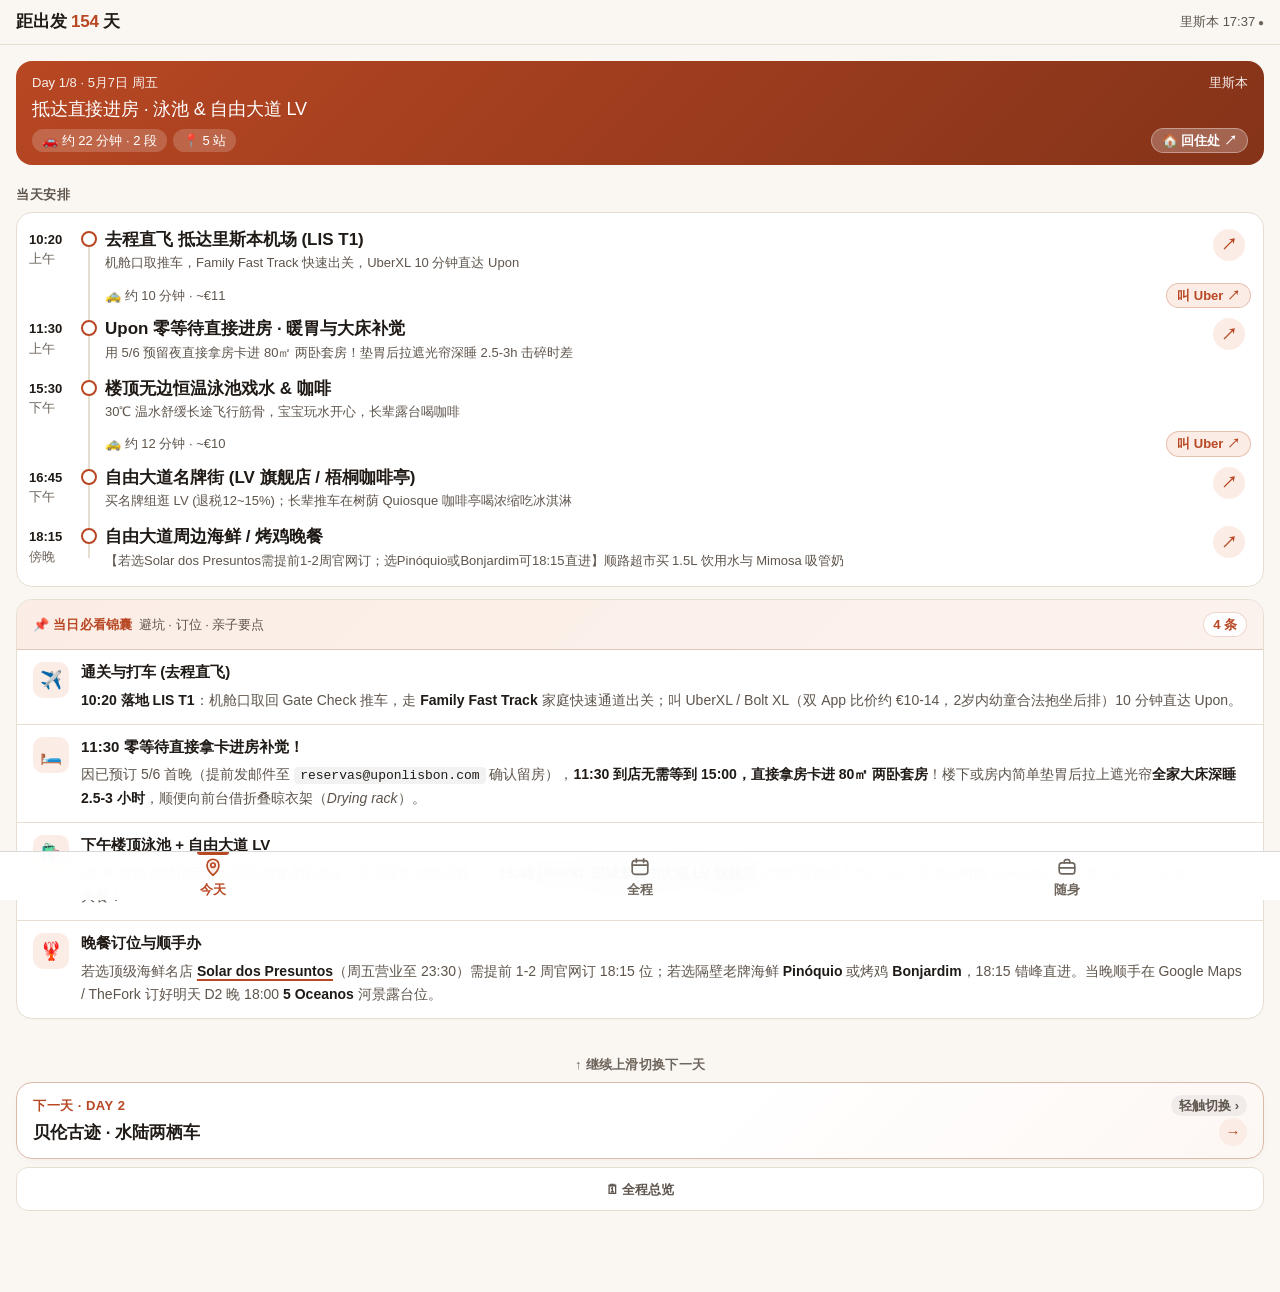
<file: index.html>
<!DOCTYPE html>
<html lang="zh-CN">
<head>
  <meta charset="UTF-8">
  <meta name="viewport" content="width=device-width, initial-scale=1, viewport-fit=cover">
  <meta name="theme-color" content="#FAF7F2">
  <meta name="apple-mobile-web-app-capable" content="yes">
  <meta name="mobile-web-app-capable" content="yes">
  <meta name="apple-mobile-web-app-status-bar-style" content="black-translucent">
  <meta name="apple-mobile-web-app-title" content="葡萄牙">
  <title>葡萄牙家庭行</title>
  <link rel="manifest" href="manifest.webmanifest">
  <link rel="icon" type="image/svg+xml" href="icon.svg">
  <link rel="apple-touch-icon" href="icon-180.png">
  <link rel="stylesheet" href="style.css">
</head>
<body data-tab="today">

  <header class="head" id="head">
    <div class="topbar">
      <div class="top-main" id="top-main"></div>
      <div class="clock" id="clock"></div>
    </div>
  </header>

  <main>
    <section class="panel" id="p-today"></section>
    <section class="panel" id="p-trip" hidden></section>
    <section class="panel" id="p-pocket" hidden></section>
  </main>

  <nav class="tabbar" aria-label="主导航">
    <button type="button" class="tab" data-tab="today" aria-current="page"><svg class="ic" viewBox="0 0 24 24" aria-hidden="true"><path d="M12 21s-6.5-5.6-6.5-11a6.5 6.5 0 0 1 13 0c0 5.4-6.5 11-6.5 11z"/><circle cx="12" cy="10" r="2.4"/></svg>今天</button>
    <button type="button" class="tab" data-tab="trip"><svg class="ic" viewBox="0 0 24 24" aria-hidden="true"><rect x="3.5" y="5" width="17" height="15" rx="3"/><path d="M3.5 10h17M8 3v4M16 3v4"/></svg>全程</button>
    <button type="button" class="tab" data-tab="pocket"><svg class="ic" viewBox="0 0 24 24" aria-hidden="true"><rect x="3.5" y="7.5" width="17" height="12" rx="3"/><path d="M9 7.5V6a2 2 0 0 1 2-2h2a2 2 0 0 1 2 2v1.5M3.5 13h17"/></svg>随身</button>
  </nav>

  <dialog id="flash" class="flash" closedby="any" aria-labelledby="flash-badge">
    <p class="flash-badge" id="flash-badge"></p>
    <p class="flash-pt" id="flash-pt" lang="pt"></p>
    <p class="flash-zh" id="flash-zh"></p>
    <button type="button" class="btn primary flash-close" data-close-flash autofocus>关闭</button>
  </dialog>

  <div class="flip-indicator" id="flip-indicator" hidden></div>
  <div class="toast" id="toast" role="status" aria-live="polite"></div>

  <script src="data.js"></script>
  <script src="app.js"></script>
</body>
</html>
</file>
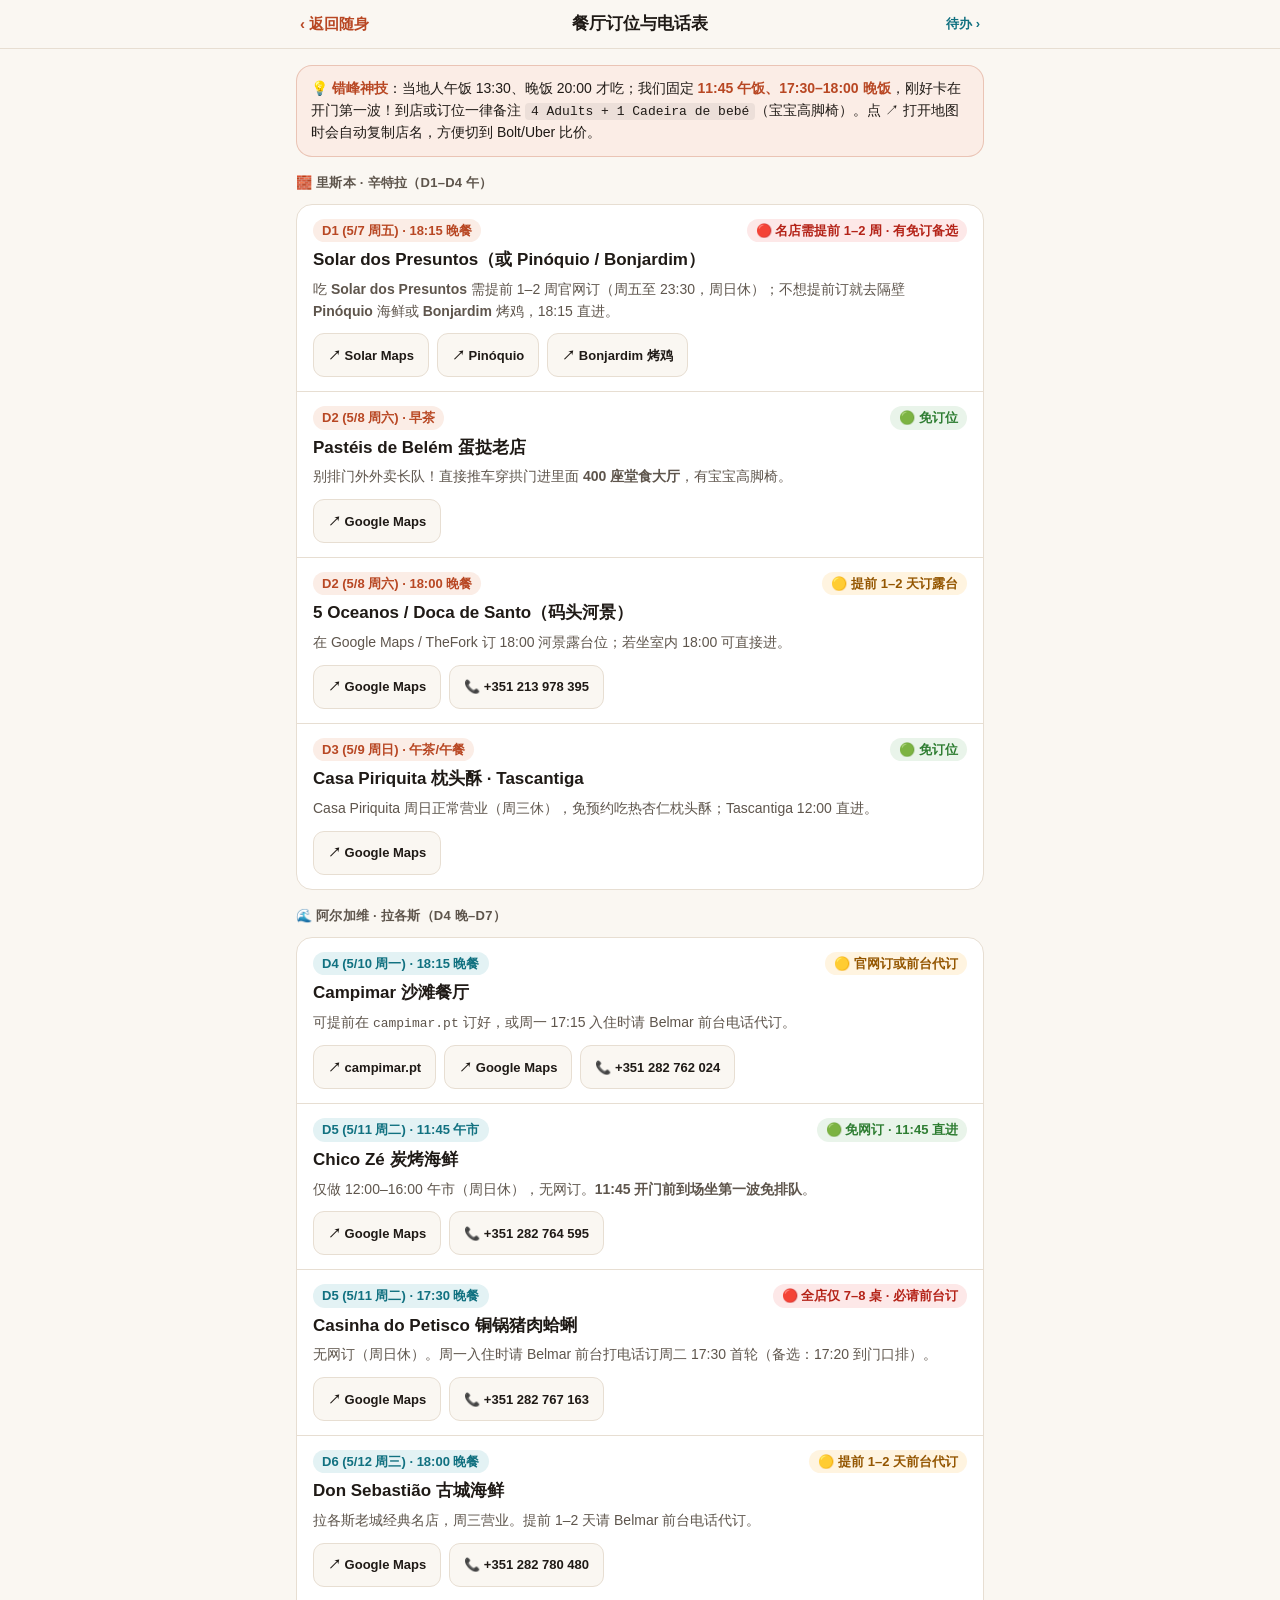
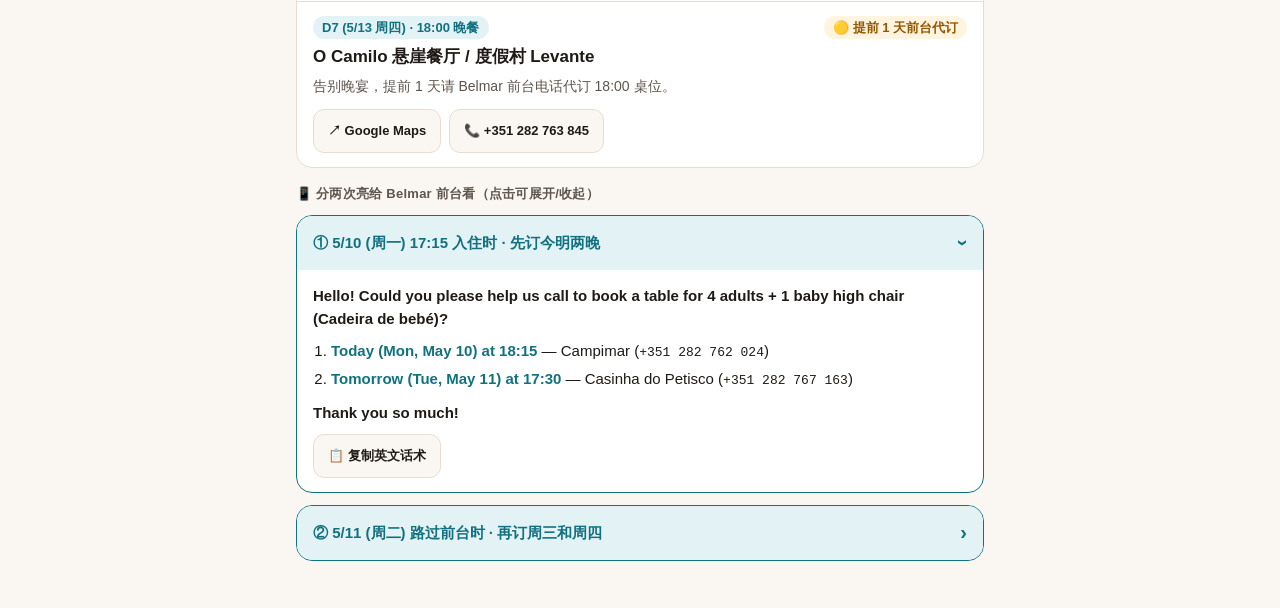
<file: restaurants.html>
<!DOCTYPE html>
<html lang="zh-CN">
<head>
  <meta charset="UTF-8">
  <meta name="viewport" content="width=device-width, initial-scale=1, viewport-fit=cover">
  <meta name="theme-color" content="#FAF7F2">
  <meta name="apple-mobile-web-app-capable" content="yes">
  <meta name="mobile-web-app-capable" content="yes">
  <meta name="apple-mobile-web-app-status-bar-style" content="black-translucent">
  <meta name="apple-mobile-web-app-title" content="葡萄牙">
  <title>餐厅订位与吃饭指南 · 葡萄牙家庭行</title>
  <link rel="manifest" href="manifest.webmanifest">
  <link rel="icon" type="image/svg+xml" href="icon.svg">
  <link rel="apple-touch-icon" href="icon-180.png">
  <link rel="stylesheet" href="style.css">
  <link rel="stylesheet" href="subpage.css">
</head>
<body>
  <header class="head">
    <div class="topbar">
      <a class="back" href="index.html?tab=pocket">‹ 返回随身</a>
      <h1 class="top-title">餐厅订位与电话表</h1>
      <a class="top-switch" href="todo.html">待办 ›</a>
    </div>
  </header>

  <main class="wrap">
    <div class="tip">
      💡 <b>错峰神技</b>：当地人午饭 13:30、晚饭 20:00 才吃；我们固定 <b>11:45 午饭、17:30–18:00 晚饭</b>，刚好卡在开门第一波！到店或订位一律备注 <code>4 Adults + 1 Cadeira de bebé</code>（宝宝高脚椅）。点 ↗ 打开地图时会自动复制店名，方便切到 Bolt/Uber 比价。
    </div>

    <h2 class="sec-h">🧱 里斯本 · 辛特拉（D1–D4 午）</h2>
    <section class="tbl-card" aria-label="里斯本与辛特拉餐厅">
      <div class="r-row">
        <div class="row-top">
          <span class="day-pill">D1 (5/7 周五) · 18:15 晚餐</span>
          <span class="status must">🔴 名店需提前 1–2 周 · 有免订备选</span>
        </div>
        <h3 class="r-name">Solar dos Presuntos（或 Pinóquio / Bonjardim）</h3>
        <p class="r-meta">吃 <b>Solar dos Presuntos</b> 需提前 1–2 周官网订（周五至 23:30，周日休）；不想提前订就去隔壁 <b>Pinóquio</b> 海鲜或 <b>Bonjardim</b> 烤鸡，18:15 直进。</p>
        <div class="r-acts">
          <a class="btn" href="https://www.google.com/maps/search/?api=1&query=Solar+dos+Presuntos+Lisboa" target="_blank" rel="noopener" data-copy="Solar dos Presuntos, Lisboa">↗ Solar Maps</a>
          <a class="btn" href="https://www.google.com/maps/search/?api=1&query=Restaurante+Pinóquio+Lisboa" target="_blank" rel="noopener" data-copy="Restaurante Pinóquio, Lisboa">↗ Pinóquio</a>
          <a class="btn" href="https://www.google.com/maps/search/?api=1&query=Restaurante+Bonjardim+Lisboa" target="_blank" rel="noopener" data-copy="Restaurante Bonjardim, Lisboa">↗ Bonjardim 烤鸡</a>
        </div>
      </div>

      <div class="r-row">
        <div class="row-top">
          <span class="day-pill">D2 (5/8 周六) · 早茶</span>
          <span class="status ok">🟢 免订位</span>
        </div>
        <h3 class="r-name">Pastéis de Belém 蛋挞老店</h3>
        <p class="r-meta">别排门外外卖长队！直接推车穿拱门进里面 <b>400 座堂食大厅</b>，有宝宝高脚椅。</p>
        <div class="r-acts">
          <a class="btn" href="https://www.google.com/maps/search/?api=1&query=Pastéis+de+Belém+Lisboa" target="_blank" rel="noopener" data-copy="Pastéis de Belém, Lisboa">↗ Google Maps</a>
        </div>
      </div>

      <div class="r-row">
        <div class="row-top">
          <span class="day-pill">D2 (5/8 周六) · 18:00 晚餐</span>
          <span class="status warn">🟡 提前 1–2 天订露台</span>
        </div>
        <h3 class="r-name">5 Oceanos / Doca de Santo（码头河景）</h3>
        <p class="r-meta">在 Google Maps / TheFork 订 18:00 河景露台位；若坐室内 18:00 可直接进。</p>
        <div class="r-acts">
          <a class="btn" href="https://www.google.com/maps/search/?api=1&query=5+Oceanos+Doca+de+Santo+Amaro+Lisboa" target="_blank" rel="noopener" data-copy="5 Oceanos, Doca de Santo Amaro, Lisboa">↗ Google Maps</a>
          <a class="btn" href="tel:+351213978395">📞 +351 213 978 395</a>
        </div>
      </div>

      <div class="r-row">
        <div class="row-top">
          <span class="day-pill">D3 (5/9 周日) · 午茶/午餐</span>
          <span class="status ok">🟢 免订位</span>
        </div>
        <h3 class="r-name">Casa Piriquita 枕头酥 · Tascantiga</h3>
        <p class="r-meta">Casa Piriquita 周日正常营业（周三休），免预约吃热杏仁枕头酥；Tascantiga 12:00 直进。</p>
        <div class="r-acts">
          <a class="btn" href="https://www.google.com/maps/search/?api=1&query=Casa+Piriquita+Sintra" target="_blank" rel="noopener" data-copy="Casa Piriquita, Sintra">↗ Google Maps</a>
        </div>
      </div>
    </section>

    <h2 class="sec-h">🌊 阿尔加维 · 拉各斯（D4 晚–D7）</h2>
    <section class="tbl-card" aria-label="阿尔加维拉各斯餐厅">
      <div class="r-row">
        <div class="row-top">
          <span class="day-pill sea">D4 (5/10 周一) · 18:15 晚餐</span>
          <span class="status warn">🟡 官网订或前台代订</span>
        </div>
        <h3 class="r-name">Campimar 沙滩餐厅</h3>
        <p class="r-meta">可提前在 <code>campimar.pt</code> 订好，或周一 17:15 入住时请 Belmar 前台电话代订。</p>
        <div class="r-acts">
          <a class="btn" href="https://campimar.pt" target="_blank" rel="noopener">↗ campimar.pt</a>
          <a class="btn" href="https://www.google.com/maps/search/?api=1&query=Campimar+Beach+Restaurant+Lagos" target="_blank" rel="noopener" data-copy="Campimar Beach Restaurant, Lagos">↗ Google Maps</a>
          <a class="btn" href="tel:+351282762024">📞 +351 282 762 024</a>
        </div>
      </div>

      <div class="r-row">
        <div class="row-top">
          <span class="day-pill sea">D5 (5/11 周二) · 11:45 午市</span>
          <span class="status ok">🟢 免网订 · 11:45 直进</span>
        </div>
        <h3 class="r-name">Chico Zé 炭烤海鲜</h3>
        <p class="r-meta">仅做 12:00–16:00 午市（周日休），无网订。<b>11:45 开门前到场坐第一波免排队</b>。</p>
        <div class="r-acts">
          <a class="btn" href="https://www.google.com/maps/search/?api=1&query=Restaurante+Chico+Zé+Lagos" target="_blank" rel="noopener" data-copy="Restaurante Chico Zé, Lagos">↗ Google Maps</a>
          <a class="btn" href="tel:+351282764595">📞 +351 282 764 595</a>
        </div>
      </div>

      <div class="r-row">
        <div class="row-top">
          <span class="day-pill sea">D5 (5/11 周二) · 17:30 晚餐</span>
          <span class="status must">🔴 全店仅 7–8 桌 · 必请前台订</span>
        </div>
        <h3 class="r-name">Casinha do Petisco 铜锅猪肉蛤蜊</h3>
        <p class="r-meta">无网订（周日休）。周一入住时请 Belmar 前台打电话订周二 17:30 首轮（备选：17:20 到门口排）。</p>
        <div class="r-acts">
          <a class="btn" href="https://www.google.com/maps/search/?api=1&query=Casinha+do+Petisco+Lagos" target="_blank" rel="noopener" data-copy="Casinha do Petisco, Lagos">↗ Google Maps</a>
          <a class="btn" href="tel:+351282767163">📞 +351 282 767 163</a>
        </div>
      </div>

      <div class="r-row">
        <div class="row-top">
          <span class="day-pill sea">D6 (5/12 周三) · 18:00 晚餐</span>
          <span class="status warn">🟡 提前 1–2 天前台代订</span>
        </div>
        <h3 class="r-name">Don Sebastião 古城海鲜</h3>
        <p class="r-meta">拉各斯老城经典名店，周三营业。提前 1–2 天请 Belmar 前台电话代订。</p>
        <div class="r-acts">
          <a class="btn" href="https://www.google.com/maps/search/?api=1&query=Restaurante+Don+Sebastião+Lagos" target="_blank" rel="noopener" data-copy="Restaurante Don Sebastião, Lagos">↗ Google Maps</a>
          <a class="btn" href="tel:+351282780480">📞 +351 282 780 480</a>
        </div>
      </div>

      <div class="r-row">
        <div class="row-top">
          <span class="day-pill sea">D7 (5/13 周四) · 18:00 晚餐</span>
          <span class="status warn">🟡 提前 1 天前台代订</span>
        </div>
        <h3 class="r-name">O Camilo 悬崖餐厅 / 度假村 Levante</h3>
        <p class="r-meta">告别晚宴，提前 1 天请 Belmar 前台电话代订 18:00 桌位。</p>
        <div class="r-acts">
          <a class="btn" href="https://www.google.com/maps/search/?api=1&query=Restaurante+O+Camilo+Lagos" target="_blank" rel="noopener" data-copy="Restaurante O Camilo, Lagos">↗ Google Maps</a>
          <a class="btn" href="tel:+351282763845">📞 +351 282 763 845</a>
        </div>
      </div>
    </section>

    <h2 class="sec-h" id="belmar-show">📱 分两次亮给 Belmar 前台看（点击可展开/收起）</h2>
    <div class="show-stack" id="belmar-cards"></div>
  </main>

  <div class="toast" id="toast" role="status" aria-live="polite"></div>

  <script src="subpage.js"></script>
</body>
</html>
</file>
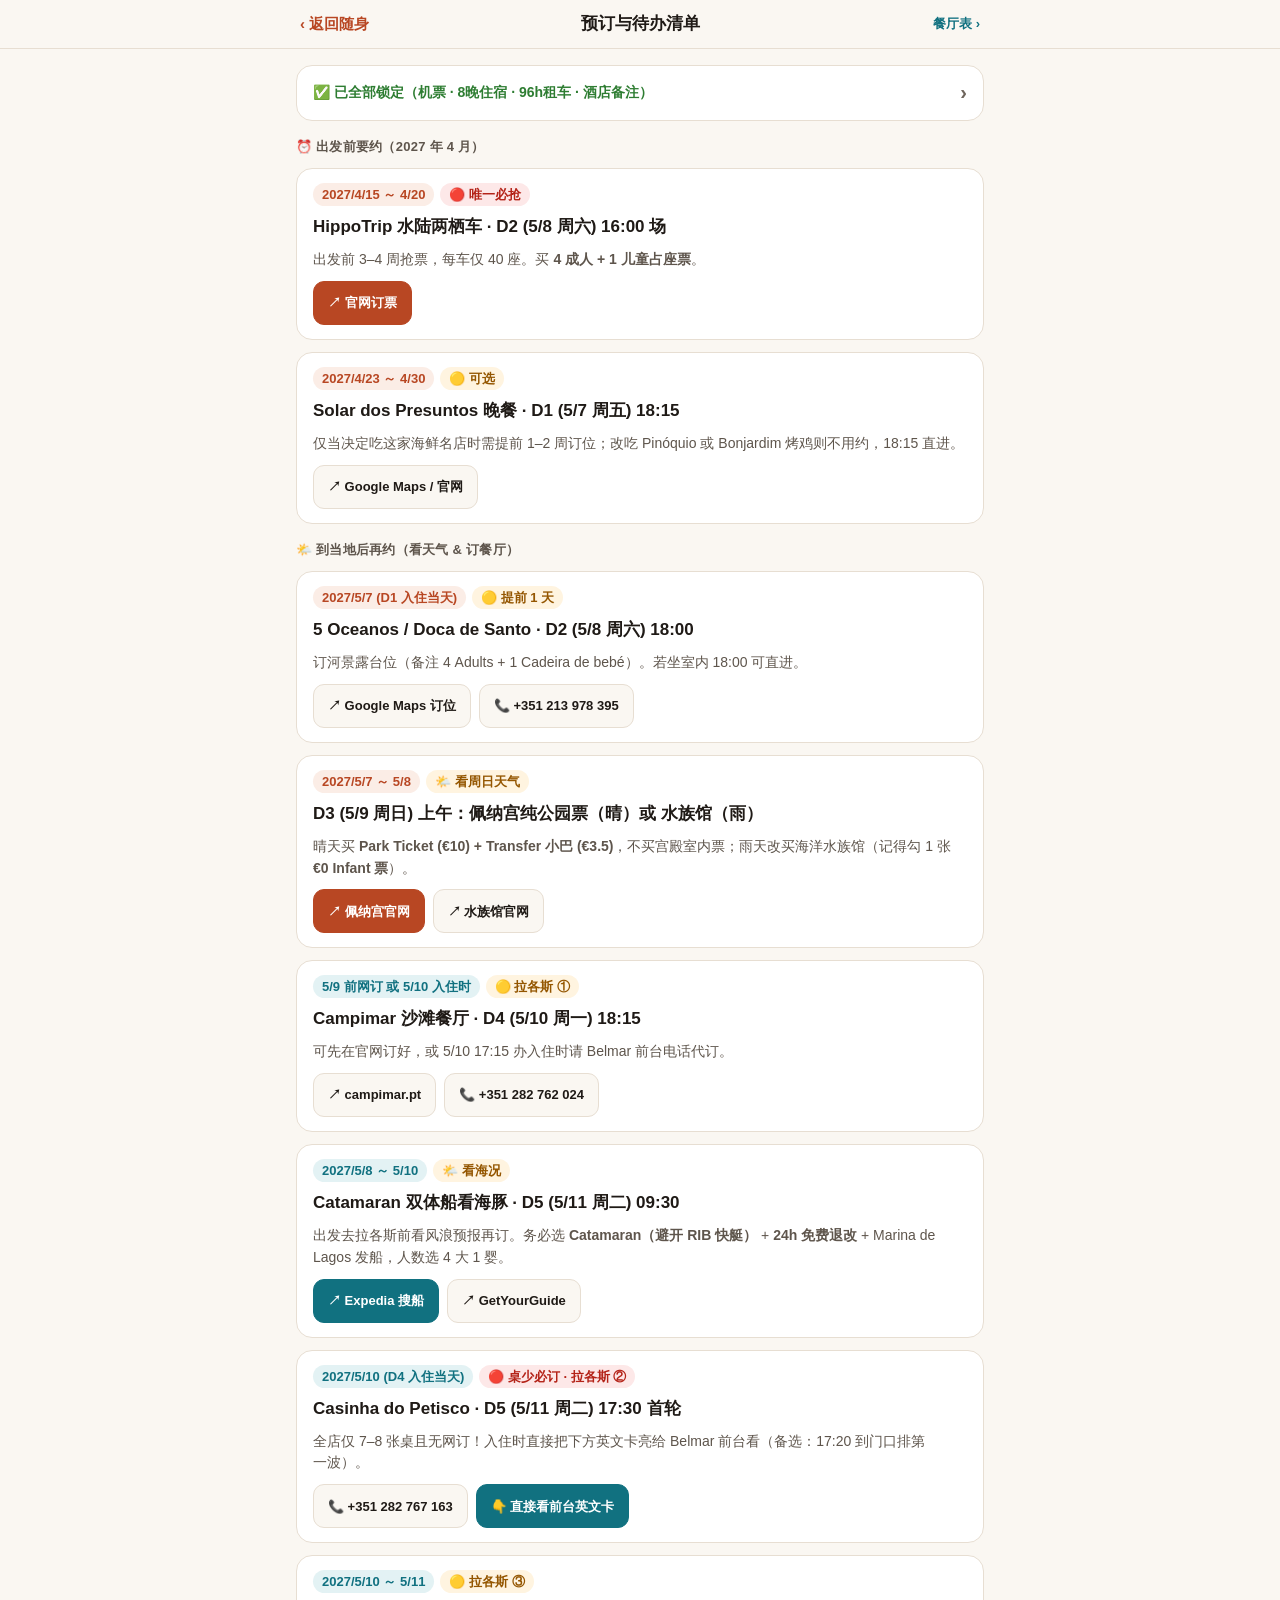
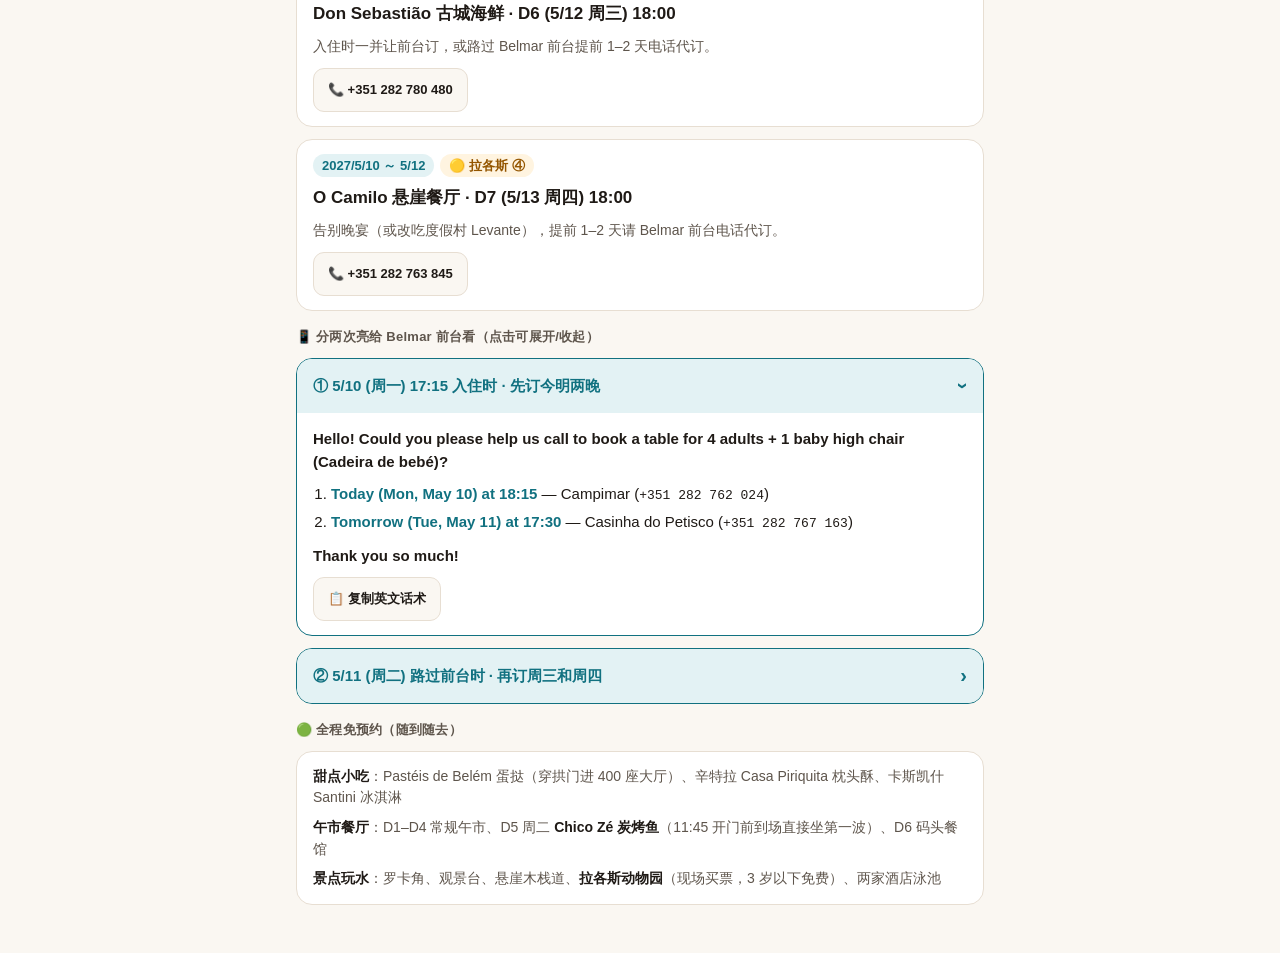
<file: todo.html>
<!DOCTYPE html>
<html lang="zh-CN">
<head>
  <meta charset="UTF-8">
  <meta name="viewport" content="width=device-width, initial-scale=1, viewport-fit=cover">
  <meta name="theme-color" content="#FAF7F2">
  <meta name="apple-mobile-web-app-capable" content="yes">
  <meta name="mobile-web-app-capable" content="yes">
  <meta name="apple-mobile-web-app-status-bar-style" content="black-translucent">
  <meta name="apple-mobile-web-app-title" content="葡萄牙">
  <title>预订与待办清单 · 葡萄牙家庭行</title>
  <link rel="manifest" href="manifest.webmanifest">
  <link rel="icon" type="image/svg+xml" href="icon.svg">
  <link rel="apple-touch-icon" href="icon-180.png">
  <link rel="stylesheet" href="style.css">
  <link rel="stylesheet" href="subpage.css">
</head>
<body>
  <header class="head">
    <div class="topbar">
      <a class="back" href="index.html?tab=pocket">‹ 返回随身</a>
      <h1 class="top-title">预订与待办清单</h1>
      <a class="top-switch" href="restaurants.html">餐厅表 ›</a>
    </div>
  </header>

  <main class="wrap">
    <details class="fold ok">
      <summary>✅ 已全部锁定（机票 · 8晚住宿 · 96h租车 · 酒店备注）</summary>
      <ul class="locked-list">
        <li>✈️ <b>TAP 往返直飞</b>：5/6 22:05 去 (5/7 10:20 抵) · 5/14 17:00 回（4 大 1 小）</li>
        <li>🏨 <b>两处两卧住宿</b>：Upon Lisbon (5/6–5/10) + Belmar (5/10–5/14)，英文备注已发</li>
        <li>🚗 <b>96h 自驾 SUV</b>：5/10 14:30 – 5/14 14:30 LIS T1（提车时加幼儿座椅 + Via Verde，刷 Chase 卡拒柜台险）</li>
      </ul>
    </details>

    <section class="sec-group" id="sec-pre" aria-labelledby="h-pre">
      <h2 class="sec-h" id="h-pre">⏰ 出发前要约（2027 年 4 月）</h2>

      <article class="item" data-after="2027-05-08">
        <div class="badges">
          <span class="when">2027/4/15 ～ 4/20</span>
          <span class="tag must">🔴 唯一必抢</span>
        </div>
        <h3 class="item-title">HippoTrip 水陆两栖车 · D2 (5/8 周六) 16:00 场</h3>
        <p class="item-sub">出发前 3–4 周抢票，每车仅 40 座。买 <b>4 成人 + 1 儿童占座票</b>。</p>
        <div class="acts">
          <a class="btn primary" href="https://booking.hippotrip.com" target="_blank" rel="noopener">↗ 官网订票</a>
        </div>
      </article>

      <article class="item" data-after="2027-05-07">
        <div class="badges">
          <span class="when">2027/4/23 ～ 4/30</span>
          <span class="tag">🟡 可选</span>
        </div>
        <h3 class="item-title">Solar dos Presuntos 晚餐 · D1 (5/7 周五) 18:15</h3>
        <p class="item-sub">仅当决定吃这家海鲜名店时需提前 1–2 周订位；改吃 Pinóquio 或 Bonjardim 烤鸡则不用约，18:15 直进。</p>
        <div class="acts">
          <a class="btn" href="https://www.google.com/maps/search/?api=1&query=Solar+dos+Presuntos+Lisboa" target="_blank" rel="noopener" data-copy="Solar dos Presuntos, Lisboa">↗ Google Maps / 官网</a>
        </div>
      </article>
    </section>

    <section class="sec-group" id="sec-local" aria-labelledby="h-local">
      <h2 class="sec-h" id="h-local">🌤️ 到当地后再约（看天气 &amp; 订餐厅）</h2>

      <article class="item" data-after="2027-05-08">
        <div class="badges">
          <span class="when">2027/5/7 (D1 入住当天)</span>
          <span class="tag">🟡 提前 1 天</span>
        </div>
        <h3 class="item-title">5 Oceanos / Doca de Santo · D2 (5/8 周六) 18:00</h3>
        <p class="item-sub">订河景露台位（备注 4 Adults + 1 Cadeira de bebé）。若坐室内 18:00 可直进。</p>
        <div class="acts">
          <a class="btn" href="https://www.google.com/maps/search/?api=1&query=5+Oceanos+Doca+de+Santo+Amaro+Lisboa" target="_blank" rel="noopener" data-copy="5 Oceanos, Doca de Santo Amaro, Lisboa">↗ Google Maps 订位</a>
          <a class="btn" href="tel:+351213978395">📞 +351 213 978 395</a>
        </div>
      </article>

      <article class="item" data-after="2027-05-09">
        <div class="badges">
          <span class="when">2027/5/7 ～ 5/8</span>
          <span class="tag">🌤️ 看周日天气</span>
        </div>
        <h3 class="item-title">D3 (5/9 周日) 上午：佩纳宫纯公园票（晴）或 水族馆（雨）</h3>
        <p class="item-sub">晴天买 <b>Park Ticket (€10) + Transfer 小巴 (€3.5)</b>，不买宫殿室内票；雨天改买海洋水族馆（记得勾 1 张 <b>€0 Infant 票</b>）。</p>
        <div class="acts">
          <a class="btn primary" href="https://www.parquesdesintra.pt" target="_blank" rel="noopener">↗ 佩纳宫官网</a>
          <a class="btn" href="https://tickets.oceanario.pt" target="_blank" rel="noopener">↗ 水族馆官网</a>
        </div>
      </article>

      <article class="item" data-after="2027-05-10">
        <div class="badges">
          <span class="when sea">5/9 前网订 或 5/10 入住时</span>
          <span class="tag">🟡 拉各斯 ①</span>
        </div>
        <h3 class="item-title">Campimar 沙滩餐厅 · D4 (5/10 周一) 18:15</h3>
        <p class="item-sub">可先在官网订好，或 5/10 17:15 办入住时请 Belmar 前台电话代订。</p>
        <div class="acts">
          <a class="btn" href="https://campimar.pt" target="_blank" rel="noopener">↗ campimar.pt</a>
          <a class="btn" href="tel:+351282762024">📞 +351 282 762 024</a>
        </div>
      </article>

      <article class="item" data-after="2027-05-11">
        <div class="badges">
          <span class="when sea">2027/5/8 ～ 5/10</span>
          <span class="tag">🌤️ 看海况</span>
        </div>
        <h3 class="item-title">Catamaran 双体船看海豚 · D5 (5/11 周二) 09:30</h3>
        <p class="item-sub">出发去拉各斯前看风浪预报再订。务必选 <b>Catamaran（避开 RIB 快艇）</b> + <b>24h 免费退改</b> + Marina de Lagos 发船，人数选 4 大 1 婴。</p>
        <div class="acts">
          <a class="btn sea" href="https://www.expedia.com/Things-To-Do-Search?location=Lagos%2C+Algarve%2C+Portugal&query=dolphin+catamaran" target="_blank" rel="noopener">↗ Expedia 搜船</a>
          <a class="btn" href="https://www.getyourguide.com/s/?q=Lagos+dolphin+watching+catamaran" target="_blank" rel="noopener">↗ GetYourGuide</a>
        </div>
      </article>

      <article class="item" data-after="2027-05-11">
        <div class="badges">
          <span class="when sea">2027/5/10 (D4 入住当天)</span>
          <span class="tag must">🔴 桌少必订 · 拉各斯 ②</span>
        </div>
        <h3 class="item-title">Casinha do Petisco · D5 (5/11 周二) 17:30 首轮</h3>
        <p class="item-sub">全店仅 7–8 张桌且无网订！入住时直接把下方英文卡亮给 Belmar 前台看（备选：17:20 到门口排第一波）。</p>
        <div class="acts">
          <a class="btn" href="tel:+351282767163">📞 +351 282 767 163</a>
          <a class="btn sea" href="#belmar-show">👇 直接看前台英文卡</a>
        </div>
      </article>

      <article class="item" data-after="2027-05-12">
        <div class="badges">
          <span class="when sea">2027/5/10 ～ 5/11</span>
          <span class="tag">🟡 拉各斯 ③</span>
        </div>
        <h3 class="item-title">Don Sebastião 古城海鲜 · D6 (5/12 周三) 18:00</h3>
        <p class="item-sub">入住时一并让前台订，或路过 Belmar 前台提前 1–2 天电话代订。</p>
        <div class="acts">
          <a class="btn" href="tel:+351282780480">📞 +351 282 780 480</a>
        </div>
      </article>

      <article class="item" data-after="2027-05-13">
        <div class="badges">
          <span class="when sea">2027/5/10 ～ 5/12</span>
          <span class="tag">🟡 拉各斯 ④</span>
        </div>
        <h3 class="item-title">O Camilo 悬崖餐厅 · D7 (5/13 周四) 18:00</h3>
        <p class="item-sub">告别晚宴（或改吃度假村 Levante），提前 1–2 天请 Belmar 前台电话代订。</p>
        <div class="acts">
          <a class="btn" href="tel:+351282763845">📞 +351 282 763 845</a>
        </div>
      </article>
    </section>

    <details class="fold" id="past-box" hidden>
      <summary id="past-sum">⏱ 已过活动时间（点击展开）</summary>
      <div class="past-list" id="past-list"></div>
    </details>

    <h2 class="sec-h" id="belmar-show">📱 分两次亮给 Belmar 前台看（点击可展开/收起）</h2>
    <div class="show-stack" id="belmar-cards"></div>

    <h2 class="sec-h">🟢 全程免预约（随到随去）</h2>
    <div class="free-card">
      <div><b>甜点小吃</b>：Pastéis de Belém 蛋挞（穿拱门进 400 座大厅）、辛特拉 Casa Piriquita 枕头酥、卡斯凯什 Santini 冰淇淋</div>
      <div><b>午市餐厅</b>：D1–D4 常规午市、D5 周二 <b>Chico Zé 炭烤鱼</b>（11:45 开门前到场直接坐第一波）、D6 码头餐馆</div>
      <div><b>景点玩水</b>：罗卡角、观景台、悬崖木栈道、<b>拉各斯动物园</b>（现场买票，3 岁以下免费）、两家酒店泳池</div>
    </div>
  </main>

  <div class="toast" id="toast" role="status" aria-live="polite"></div>

  <script src="subpage.js"></script>
  <script>
    (function () {
      const todayIso = window.LISBON_TODAY_ISO;
      const pastBox = document.getElementById('past-box');
      const pastList = document.getElementById('past-list');
      const pastSum = document.getElementById('past-sum');
      let pastCount = 0;

      document.querySelectorAll('.item[data-after]').forEach((el) => {
        if (todayIso > el.dataset.after) {
          pastList.appendChild(el);
          pastCount++;
        }
      });

      if (pastCount > 0) {
        pastBox.hidden = false;
        pastSum.textContent = `⏱ 已过活动时间（${pastCount} 项，点击可展开）`;
      }

      document.querySelectorAll('.sec-group').forEach((sec) => {
        if (!sec.querySelector('.item')) sec.hidden = true;
      });
    })();
  </script>
</body>
</html>
</file>
<file: style.css>
/* =========================================================
   葡萄牙家庭行 · v2  —  Mobile only (iPhone 16 Pro, 402 × 874 pt)
   规范：最小字号 13px (0.8125rem) · 点击区域 ≥ 44px · 安全区适配 · 户外高对比
   ========================================================= */

:root {
  --bg: #FAF7F2;
  --surface: #FFFFFF;
  --line: #E7DED2;
  --ink: #1F1A16;
  --ink-2: #5E554C;
  --ink-3: #6E655C;            /* >= 5.3:1 户外可读对比度 */

  --ok: #2E7D32;
  --ok-soft: #E9F4EA;
  --warn: #945600;
  --warn-soft: #FFF4E0;
  --must: #B42318;
  --must-soft: #FDE8E8;

  /* 当前城市语义色：由 app.js 按 data.js 里的城市配色写入 body */
  --accent: #B84723;
  --accent-soft: #FBEDE6;
  --sea: #117180;
  --sea-soft: #E3F2F4;

  --r-card: 16px;
  --r-btn: 12px;
  --s-1: 4px; --s-2: 8px; --s-3: 12px; --s-4: 16px; --s-5: 24px;

  --fs-title: 1.5rem;          /* 24px */
  --fs-name: 1.0625rem;        /* 17px */
  --fs-body: 0.9375rem;        /* 15px */
  --fs-sub: 0.8125rem;         /* 13px 最小字号底线 */

  --head-h: 44px;
  --tab-h: 49px;
  --safe-top: env(safe-area-inset-top, 0px);
  --safe-bottom: env(safe-area-inset-bottom, 0px);

  font-family: -apple-system, BlinkMacSystemFont, "SF Pro Text", "PingFang SC", "Hiragino Sans GB", sans-serif;
  color-scheme: light;
}

*, *::before, *::after { box-sizing: border-box; margin: 0; padding: 0; -webkit-tap-highlight-color: transparent; }

html {
  -webkit-text-size-adjust: 100%;
  scroll-padding-top: calc(var(--head-h) + var(--safe-top) + 20px);
  scroll-padding-bottom: calc(var(--tab-h) + var(--safe-bottom) + 20px);
}

body {
  background: var(--bg);
  color: var(--ink);
  font-size: var(--fs-body);
  line-height: 1.48;
  overflow-wrap: break-word;
  -webkit-font-smoothing: antialiased;
  min-height: 100dvh;
  padding-bottom: calc(var(--tab-h) + var(--safe-bottom) + var(--s-4));
}

img, video { max-inline-size: 100%; block-size: auto; }
button { font: inherit; color: inherit; background: none; border: 0; cursor: pointer; }
a { color: inherit; text-decoration: none; }
:where(a, code) { overflow-wrap: anywhere; }
:where(a, button, summary):focus-visible { outline: 2.5px solid var(--accent); outline-offset: 2px; border-radius: 8px; }
h1, h2, h3 { text-wrap: balance; }
p, li, .note, .dt-body { text-wrap: pretty; }
[hidden] { display: none !important; }

/* ---------------- 顶栏 ---------------- */
.head {
  position: sticky; top: 0; z-index: 50;
  padding-top: var(--safe-top);
  background: rgba(250, 247, 242, .92);
  -webkit-backdrop-filter: blur(18px); backdrop-filter: blur(18px);
  border-bottom: .5px solid var(--line);
}
.topbar {
  height: var(--head-h);
  padding: 0 var(--s-4);
  display: flex; align-items: center; justify-content: space-between;
}
.top-main { font-size: var(--fs-name); font-weight: 700; letter-spacing: -.01em; }
.top-main b { color: var(--accent); }
.clock { font-size: var(--fs-sub); font-weight: 500; color: var(--ink-2); font-variant-numeric: tabular-nums; }
.clock::after { content: " ●"; color: var(--ok); font-size: 10px; }
body[data-mode="before"] .clock::after,
body[data-mode="after"] .clock::after { color: var(--ink-3); }
/* 旅途中保留灵动岛/状态栏安全区磨砂底托，避免滚动内容穿入系统时间/信号栏 */
body[data-mode="live"] { --head-h: 0px; }
body[data-mode="live"] .head { border-bottom: 0; }
body[data-mode="live"] .topbar { display: none; }

/* ---------------- 面板通用 ---------------- */
.panel {
  padding: var(--s-4);
  padding-inline: max(var(--s-4), env(safe-area-inset-left, 0px)) max(var(--s-4), env(safe-area-inset-right, 0px));
  display: flex; flex-direction: column; gap: var(--s-3);
}

.banner {
  display: flex; align-items: center; justify-content: space-between; gap: var(--s-2);
  background: var(--accent-soft); color: var(--ink);
  padding: var(--s-2) var(--s-4); border-radius: var(--r-btn);
  font-size: var(--fs-sub); font-weight: 600; min-height: 44px;
}
.banner button {
  min-height: 44px; padding: 0 var(--s-3); font-weight: 700; color: var(--accent);
  font-size: var(--fs-sub);
}

.hero {
  background: linear-gradient(135deg, var(--accent), color-mix(in srgb, var(--accent) 72%, #000));
  color: #fff; border-radius: var(--r-card); padding: var(--s-3) var(--s-4);
  display: flex; flex-direction: column; gap: 6px;
}
.hero-top { display: flex; justify-content: space-between; align-items: center; gap: 8px; font-size: var(--fs-sub); font-weight: 500; opacity: .92; }
.day-title {
  font-size: 1.125rem; font-weight: 500; line-height: 1.3; letter-spacing: -.01em;
  white-space: nowrap; overflow: hidden; text-overflow: ellipsis; text-wrap: nowrap;
}
.hero-chips { display: flex; flex-wrap: wrap; align-items: center; gap: 6px; }
.hero-chips span { font-size: var(--fs-sub); font-weight: 500; background: rgba(255, 255, 255, .18); padding: 2px 10px; border-radius: 999px; }
.hero-home {
  position: relative; margin-left: auto;
  display: inline-flex; align-items: center; gap: 4px;
  font-size: var(--fs-sub); font-weight: 600; color: #fff;
  background: rgba(255, 255, 255, .24); padding: 2px 10px; border-radius: 999px;
  border: .5px solid rgba(255, 255, 255, .35); white-space: nowrap;
}
.hero-home::after { content: ""; position: absolute; inset: -11px -8px; }
.hero-home:active { opacity: .75; }

/* ---------------- 卡片 ---------------- */
.card {
  background: var(--surface); border: .5px solid var(--line);
  border-radius: var(--r-card); padding: var(--s-4);
  display: flex; flex-direction: column; gap: var(--s-2);
}
.card .name { font-size: var(--fs-name); font-weight: 600; line-height: 1.3; }
.card .note { font-size: var(--fs-body); color: var(--ink-2); }

.actions { display: flex; gap: var(--s-2); margin-top: var(--s-1); flex-wrap: wrap; }
.btn {
  flex: 1 1 0; min-height: 48px; padding: 0 var(--s-3);
  display: inline-flex; align-items: center; justify-content: center; gap: 6px;
  border-radius: var(--r-btn); font-size: var(--fs-body); font-weight: 600;
  background: var(--surface); border: 1px solid var(--line); color: var(--ink);
  text-align: center; white-space: nowrap;
}
.btn.primary { background: var(--accent); border-color: var(--accent); color: #fff; }
.btn:active { opacity: .7; }

/* ---------------- 时间线 ---------------- */
.sec-h { font-size: var(--fs-sub); font-weight: 700; color: var(--ink-2); letter-spacing: .04em; margin: var(--s-2) 0 calc(var(--s-1) * -1); }

/* 单张白卡 + 一条贯穿的轨道线；列宽：时间 44 / 轨道 16 / 内容 / 导航 44 */
.tl {
  --c-t: 44px; --c-r: 16px; --gap: var(--s-2); --pad: var(--s-3);
  list-style: none; display: flex; flex-direction: column;
  padding: var(--s-2) var(--pad); border-radius: var(--r-card);
  background:
    linear-gradient(var(--line), var(--line)) no-repeat calc(var(--pad) + var(--c-t) + var(--gap) + var(--c-r) / 2 - 1px) 28px / 2px calc(100% - 56px),
    var(--surface);
  border: .5px solid var(--line);
}
.stop {
  display: grid; grid-template-columns: var(--c-t) var(--c-r) 1fr 44px; column-gap: var(--gap);
  align-items: start; min-height: 48px; padding: var(--s-2) 0;
}
.stop .t { font-size: var(--fs-sub); font-weight: 700; color: var(--ink); font-variant-numeric: tabular-nums; padding-top: 1px; }
.stop .t small { display: block; font-size: var(--fs-sub); font-weight: 400; color: var(--ink-3); }
.stop .dot { width: 16px; height: 16px; border-radius: 50%; margin-top: 2px; border: 2.5px solid var(--accent); background: var(--surface); }
.stop .b { min-width: 0; }
.stop .b .name { font-size: var(--fs-name); font-weight: 600; line-height: 1.3; }
.stop .b .note { font-size: var(--fs-sub); color: var(--ink-2); margin-top: 2px; }
.stop .go { width: 44px; height: 44px; display: grid; place-items: center; margin: -6px 0; }
.stop .go span { width: 32px; height: 32px; border-radius: 50%; display: grid; place-items: center; background: var(--accent-soft); color: var(--accent); font-weight: 700; font-size: 16px; }
.stop.past { opacity: .62; }
.stop.past .note { display: none; }
.stop.cur .dot { background: var(--accent); box-shadow: 0 0 0 4px var(--accent-soft); }

.leg {
  margin-left: calc(var(--c-t) + var(--c-r) + var(--gap) * 2);
  font-size: var(--fs-sub); font-weight: 500; color: var(--ink-2);
  min-height: 30px; display: flex; flex-wrap: wrap; align-items: center; justify-content: space-between; gap: 4px 8px;
}
.leg-uber {
  position: relative;
  display: inline-flex; align-items: center; gap: 3px;
  padding: 2px 10px; border-radius: 999px;
  background: var(--accent-soft); color: var(--accent);
  font-size: var(--fs-sub); font-weight: 700; white-space: nowrap;
  border: .5px solid color-mix(in srgb, var(--accent) 28%, transparent);
}
.leg-uber::after { content: ""; position: absolute; inset: -10px -6px; }
.leg-uber:active { opacity: .72; }

/* 当日锦囊：结构化白卡 + 语义色顶栏 + 统一规范图标槽 + 紧凑行间距 */
.day-tips {
  background: var(--surface); border: .5px solid var(--line); border-radius: var(--r-card);
  overflow: hidden; box-shadow: 0 1px 3px rgba(0, 0, 0, .02);
}
.dt-head {
  display: flex; align-items: center; justify-content: space-between; gap: 8px;
  padding: var(--s-3) var(--s-4);
  background: linear-gradient(135deg, var(--accent-soft), color-mix(in srgb, var(--accent-soft) 70%, #fff));
  border-bottom: .5px solid color-mix(in srgb, var(--accent) 15%, var(--line));
}
.dt-head-left { display: flex; align-items: baseline; flex-wrap: wrap; gap: 6px; }
.dt-badge { font-size: var(--fs-sub); font-weight: 800; color: var(--accent); letter-spacing: .02em; }
.dt-sub { font-size: var(--fs-sub); font-weight: 500; color: var(--ink-2); }
.dt-count {
  font-size: var(--fs-sub); font-weight: 700; color: var(--accent);
  background: rgba(255, 255, 255, .9); padding: 2px 9px; border-radius: 999px; white-space: nowrap;
  border: .5px solid color-mix(in srgb, var(--accent) 22%, transparent);
}

.dt-list { list-style: none; display: flex; flex-direction: column; }
.dt-item {
  display: grid; grid-template-columns: 36px 1fr; column-gap: var(--s-3);
  padding: var(--s-3) var(--s-4); align-items: start;
}
.dt-item + .dt-item { border-top: .5px solid var(--line); }

.dt-icon {
  width: 36px; height: 36px; border-radius: 10px;
  background: var(--accent-soft); display: grid; place-items: center;
  font-size: 18px; line-height: 1; flex-shrink: 0;
}
.dt-content { min-width: 0; }
.dt-title {
  font-size: var(--fs-body); font-weight: 700; color: var(--ink); line-height: 1.38;
  display: flex; flex-wrap: wrap; align-items: center; gap: 5px;
}
.dt-tag {
  display: inline-block; font-size: var(--fs-sub); font-weight: 700; color: var(--accent);
  background: var(--accent-soft); padding: 1px 8px; border-radius: 6px;
  border: .5px solid color-mix(in srgb, var(--accent) 25%, transparent);
  letter-spacing: .01em;
}
.dt-t-txt { color: var(--ink); }

.dt-body {
  margin-top: 6px; font-size: 0.875rem; color: var(--ink-2); line-height: 1.65;
  word-break: break-word;
}
.dt-body b { color: var(--ink); font-weight: 600; }
.dt-body i { font-style: italic; color: var(--ink-2); }
.dt-body code {
  font-family: ui-monospace, "SF Mono", Menlo, monospace;
  background: rgba(0, 0, 0, .05); padding: 1px 6px; border-radius: 4px; font-size: var(--fs-sub);
  color: var(--ink);
}

/* 锦囊内所有链接均具备明确可点击视觉反馈：站内链接清晰下划线着色，电话/外链胶囊化 */
.dt-body a {
  color: var(--accent); font-weight: 600;
  text-decoration: underline; text-underline-offset: 3px; text-decoration-thickness: 1.5px;
}
.dt-body a[href^="tel:"] {
  display: inline-flex; align-items: center; gap: 3px;
  padding: 2px 10px; margin: 2px 0;
  border-radius: 999px; background: var(--accent-soft);
  color: var(--accent); font-weight: 700; font-size: var(--fs-sub);
  text-decoration: none; white-space: nowrap; vertical-align: middle;
  border: .5px solid color-mix(in srgb, var(--accent) 30%, transparent);
}
.dt-body a[href^="tel:"]::before { content: "📞"; font-size: 12px; }
.dt-body a[href^="tel:"]:active { opacity: .7; }

.dt-body a[href^="http"] {
  display: inline-flex; align-items: center; gap: 3px;
  padding: 2px 9px; margin: 2px 0;
  border-radius: 999px; background: rgba(0, 0, 0, .05);
  color: var(--accent); font-weight: 600; font-size: var(--fs-sub);
  text-decoration: none; white-space: nowrap; vertical-align: middle;
}
.dt-body a[href^="http"]::after { content: " ↗"; font-size: 12px; opacity: .75; }
.pb a { color: var(--accent); font-weight: 600; text-decoration: underline; text-underline-offset: 2px; }
.pb b { color: var(--ink); }

/* ---------------- 全程 ---------------- */
.trip-sum { font-size: var(--fs-sub); font-weight: 500; color: var(--ink-2); }

.grp-h {
  position: sticky; top: calc(var(--head-h) + var(--safe-top)); z-index: 5;
  margin: var(--s-2) calc(var(--s-4) * -1) 0; padding: var(--s-2) var(--s-4);
  background: var(--bg); font-size: var(--fs-sub); font-weight: 700; color: var(--c);
  border-bottom: .5px solid var(--line);
}

.row {
  width: 100%; min-height: 64px; padding: var(--s-2) var(--s-3) var(--s-2) var(--s-2);
  display: grid; grid-template-columns: 44px 1fr 12px; column-gap: var(--s-3); align-items: center;
  text-align: left; background: var(--surface); border: .5px solid var(--line); border-radius: var(--r-card);
}
.row:active { opacity: .75; }
.row .n {
  height: 44px; border-radius: 12px; display: grid; place-items: center;
  background: var(--c-soft); color: var(--c); font-weight: 800; font-size: var(--fs-body); font-variant-numeric: tabular-nums;
}
.row .m { min-width: 0; display: flex; flex-direction: column; gap: 2px; }
.row .m-top { display: flex; align-items: center; justify-content: space-between; gap: 8px; }
.row .m .d { font-size: var(--fs-sub); color: var(--ink-2); }
.row .m .ti { font-size: var(--fs-name); font-weight: 600; line-height: 1.3; }
.row .dr { font-size: var(--fs-sub); font-weight: 600; color: var(--ink-2); white-space: nowrap; }
.row .chev { color: var(--ink-3); font-size: 18px; }
.badge { display: inline-block; margin-left: 6px; padding: 1px 8px; border-radius: 999px; background: var(--c); color: #fff; font-size: var(--fs-sub); font-weight: 700; }

/* ---------------- 随身 ---------------- */
.flash-card { border-color: var(--accent); background: var(--accent-soft); }
.flash-card .btn { flex: none; width: 100%; min-height: 56px; font-size: var(--fs-name); }
.todo-entry {
  display: flex; flex-direction: row; align-items: center; justify-content: space-between;
  gap: var(--s-3); min-height: 56px;
}
.todo-entry:active { opacity: .75; }
.todo-entry-body { display: flex; flex-direction: column; gap: 2px; min-width: 0; }
.todo-entry .chev { font-size: 22px; color: var(--ink-3); flex: none; }

.poc { background: var(--surface); border: .5px solid var(--line); border-radius: var(--r-card); }
.poc summary {
  list-style: none; min-height: 56px; padding: var(--s-3) var(--s-4);
  display: flex; align-items: center; gap: var(--s-3); cursor: pointer;
}
.poc summary::-webkit-details-marker { display: none; }
.poc summary::after { content: "›"; margin-left: auto; font-size: 22px; color: var(--ink-3); transition: transform .15s; }
.poc[open] summary::after { transform: rotate(90deg); }
.poc .ic { font-size: 24px; }
.poc .ttl { display: flex; flex-direction: column; min-width: 0; }
.poc .ttl b { font-size: var(--fs-name); font-weight: 600; }
.poc .ttl i { font-style: normal; font-size: var(--fs-sub); color: var(--ink-2); }
.pb { padding: 0 var(--s-4) var(--s-4); display: flex; flex-direction: column; gap: var(--s-2); color: var(--ink-2); }
.pb ul { padding-left: 1.1em; display: flex; flex-direction: column; gap: var(--s-2); }

/* ---------------- 底栏 ---------------- */
.tabbar {
  position: fixed; left: 0; right: 0; bottom: 0; z-index: 60;
  height: calc(var(--tab-h) + var(--safe-bottom));
  padding-bottom: var(--safe-bottom);
  padding-left: env(safe-area-inset-left, 0px);
  padding-right: env(safe-area-inset-right, 0px);
  display: grid; grid-template-columns: repeat(3, 1fr);
  background: rgba(255, 255, 255, .94);
  -webkit-backdrop-filter: blur(20px); backdrop-filter: blur(20px);
  border-top: .5px solid rgba(0, 0, 0, .15);
}
.tab {
  position: relative;
  display: flex; flex-direction: column; align-items: center; justify-content: center; gap: 2px;
  padding-top: 3px;
  font-size: var(--fs-sub); font-weight: 600; color: var(--ink-3); min-height: 44px;
}
.tab .ic { width: 22px; height: 22px; fill: none; stroke: currentColor; stroke-width: 1.8; stroke-linecap: round; stroke-linejoin: round; }
.tab[aria-current="page"] { color: var(--accent); font-weight: 700; }
.tab[aria-current="page"] .ic { fill: var(--accent-soft); }
.tab[aria-current="page"]::before {
  content: ""; position: absolute; top: 0; width: 32px; height: 2.5px; border-radius: 0 0 3px 3px; background: var(--accent);
}

/* ---------------- 全屏点餐卡 ---------------- */
.flash {
  border: 0; margin: auto; width: min(100vw - 24px, 380px); max-height: calc(100dvh - 48px);
  border-radius: 20px; padding: var(--s-5) var(--s-4) var(--s-4);
  background: #fff; color: #000; text-align: center;
  flex-direction: column; gap: var(--s-4);
}
.flash[open] { display: flex; }
dialog:modal { overscroll-behavior: contain; }
dialog::backdrop {
  overflow: hidden;
  overscroll-behavior: contain;
  background: rgba(20, 16, 12, .7);
}
.flash-badge { font-size: var(--fs-sub); font-weight: 700; color: var(--accent); }
.flash-pt { font-size: 1.75rem; font-weight: 800; line-height: 1.3; }
.flash-zh { font-size: var(--fs-name); color: #333; }
.flash-close { width: 100%; min-height: 56px; flex: none; background: var(--accent); border-color: var(--accent); color: #fff; font-size: var(--fs-name); }

/* ---------------- Toast ---------------- */
.toast {
  position: fixed; left: 50%; bottom: calc(var(--tab-h) + var(--safe-bottom) + 12px); z-index: 100;
  transform: translate(-50%, 20px); opacity: 0; pointer-events: none;
  background: rgba(30, 24, 20, .94); color: #fff; padding: 10px 16px; border-radius: 999px;
  font-size: var(--fs-sub); font-weight: 600; white-space: nowrap; max-width: calc(100vw - 32px);
  overflow: hidden; text-overflow: ellipsis;
  transition: opacity .15s, transform .15s;
}
.toast.show { opacity: 1; transform: translate(-50%, 0); }

/* ---------------- 翻页手势 & 过渡动效 ---------------- */
@keyframes dayInNext {
  from { opacity: 0; transform: translateY(28px); }
  to   { opacity: 1; transform: translateY(0); }
}
@keyframes dayInPrev {
  from { opacity: 0; transform: translateY(-28px); }
  to   { opacity: 1; transform: translateY(0); }
}
.slide-in-next { animation: dayInNext .28s cubic-bezier(0.22, 1, 0.36, 1) both; }
.slide-in-prev { animation: dayInPrev .28s cubic-bezier(0.22, 1, 0.36, 1) both; }

.flip-indicator {
  position: fixed; left: 50%; bottom: calc(var(--tab-h) + var(--safe-bottom) + 16px);
  transform: translate(-50%, 0); z-index: 95;
  background: rgba(31, 26, 22, .92); color: #fff;
  -webkit-backdrop-filter: blur(16px); backdrop-filter: blur(16px);
  padding: 8px 18px; border-radius: 999px;
  font-size: var(--fs-sub); font-weight: 600;
  display: flex; align-items: center; gap: 6px;
  box-shadow: 0 8px 24px rgba(0, 0, 0, .2);
  pointer-events: none; transition: background .15s, transform .15s;
  white-space: nowrap; max-width: calc(100vw - 32px); overflow: hidden;
}
.flip-indicator > span:last-child { overflow: hidden; text-overflow: ellipsis; }
.flip-indicator .fi-arrow { font-size: 14px; transition: transform .2s cubic-bezier(0.16, 1, 0.3, 1); display: inline-block; flex-shrink: 0; }
.flip-indicator.ready {
  background: var(--accent);
  transform: translate(-50%, 0) scale(1.05);
}
.flip-indicator.ready .fi-arrow { transform: rotate(180deg); }

/* 底部下一天卡片引导与快捷翻页 */
.day-pager {
  margin-top: var(--s-4); padding-top: var(--s-2);
  display: flex; flex-direction: column; align-items: stretch; gap: var(--s-2);
}
.dp-hint {
  font-size: var(--fs-sub); font-weight: 600; color: var(--ink-3);
  display: flex; align-items: center; justify-content: center; gap: 4px;
  letter-spacing: .02em;
}
.dp-hint .dp-arrow { animation: bounceUp 1.6s ease-in-out infinite; }
@keyframes bounceUp {
  0%, 100% { transform: translateY(0); }
  50% { transform: translateY(-4px); }
}
.dp-card {
  width: 100%;
  background: linear-gradient(135deg, var(--surface) 55%, color-mix(in srgb, var(--accent-soft) 45%, #fff));
  border: 1px solid color-mix(in srgb, var(--accent) 24%, var(--line));
  border-radius: var(--r-card); padding: var(--s-3) var(--s-4);
  cursor: pointer; text-align: left; transition: transform .1s, border-color .15s;
  box-shadow: 0 4px 14px -6px rgba(0, 0, 0, .06);
}
.dp-card:active { transform: scale(.98); }
.dp-top {
  display: flex; justify-content: space-between; align-items: center;
  margin-bottom: 2px;
}
.dp-sub {
  font-size: var(--fs-sub); font-weight: 700; color: var(--accent);
  text-transform: uppercase; letter-spacing: .04em;
}
.dp-action-pill {
  font-size: var(--fs-sub); font-weight: 600; color: var(--ink-2);
  background: rgba(0, 0, 0, .05); padding: 1px 8px; border-radius: 999px;
}
.dp-title {
  font-size: var(--fs-name); font-weight: 700; color: var(--ink);
  display: flex; justify-content: space-between; align-items: center; gap: 8px;
}
.dp-chev {
  width: 28px; height: 28px; border-radius: 50%;
  background: var(--accent-soft); color: var(--accent);
  display: grid; place-items: center; font-size: 15px; font-weight: 700; flex-shrink: 0;
}
.dp-end { text-align: center; }
.dp-end .dp-top { justify-content: center; gap: 8px; }
.dp-end .dp-title { justify-content: center; gap: 8px; }

.dp-nav {
  display: flex; gap: var(--s-2);
}
.dp-nav-btn {
  flex: 1 1 0; min-height: 44px; padding: 0 var(--s-3);
  display: inline-flex; align-items: center; justify-content: center; gap: 4px;
  background: var(--surface); border: .5px solid var(--line); border-radius: var(--r-btn);
  font-size: var(--fs-sub); font-weight: 600; color: var(--ink-2);
}
.dp-nav-btn:active { opacity: .72; }

@media (prefers-reduced-motion: reduce) {
  .slide-in-next, .slide-in-prev, .dp-hint .dp-arrow { animation: none; }
}

@media (forced-colors: active) {
  .hero, .card, .tl, .day-tips, .dp-card, .dp-nav-btn, .row, .poc, .btn {
    border: 1px solid ButtonBorder;
  }
  .tab[aria-current="page"]::before {
    background: Highlight;
  }
}
</file>
<file: subpage.css>
/* =========================================================
   子页面公共样式 (todo.html · restaurants.html)
   复用 style.css 的全部颜色、字号、安全区、弹窗与 Toast Token
   ========================================================= */

:root { --head-h: 48px; }

body { padding-bottom: calc(32px + var(--safe-bottom)); }

.topbar {
  max-width: 720px; margin: 0 auto;
  display: grid; grid-template-columns: 1fr auto 1fr; align-items: center; gap: 8px;
}
.back {
  justify-self: start;
  display: inline-flex; align-items: center; gap: 4px;
  min-height: 44px; padding: 0 4px;
  font-size: var(--fs-body); font-weight: 600; color: var(--accent);
  white-space: nowrap;
}
.top-title { font-size: var(--fs-name); font-weight: 700; text-align: center; white-space: nowrap; }
.top-switch {
  justify-self: end;
  display: inline-flex; align-items: center; justify-content: flex-end; gap: 3px;
  min-width: 48px; min-height: 44px; padding: 0 4px;
  font-size: var(--fs-sub); font-weight: 600; color: var(--sea);
  white-space: nowrap;
}
.back:active, .top-switch:active { opacity: .7; }

.wrap {
  max-width: 720px; margin: 0 auto;
  padding: var(--s-4);
  padding-inline: max(var(--s-4), env(safe-area-inset-left, 0px)) max(var(--s-4), env(safe-area-inset-right, 0px));
  display: flex; flex-direction: column; gap: var(--s-3);
}
.wrap .sec-h { margin: var(--s-1) 0 0; letter-spacing: .02em; }

/* 子页面无底栏，Toast 贴安全区底部上方 */
.toast { bottom: calc(20px + var(--safe-bottom)); }

/* 子页面操作按钮：保证 ≥ 44px 触控高度，允许自然换行 */
.acts, .r-acts { display: flex; flex-wrap: wrap; gap: 8px; }
.r-acts { margin-top: 4px; }
.wrap .btn {
  flex: 0 1 auto;
  min-height: 44px; padding: 0 14px;
  border-radius: 11px;
  font-size: var(--fs-sub); font-weight: 600;
  background: var(--bg); border: .5px solid var(--line); color: var(--ink);
}
.wrap .btn.primary { background: var(--accent); border-color: var(--accent); color: #fff; }
.wrap .btn.sea { background: var(--sea); border-color: var(--sea); color: #fff; }

/* ---------------- todo.html ---------------- */
.sec-group { display: flex; flex-direction: column; gap: 12px; }

.fold {
  background: var(--surface); border: .5px solid var(--line);
  border-radius: var(--r-card); overflow: hidden;
}
.fold summary {
  list-style: none; min-height: 48px; padding: 12px 16px;
  display: flex; align-items: center; justify-content: space-between; gap: 8px;
  font-size: 0.875rem; font-weight: 600; color: var(--ink-2); cursor: pointer;
}
.fold.ok summary { color: var(--ok); }
.fold summary::-webkit-details-marker { display: none; }
.fold summary::after { content: "›"; font-size: 20px; color: var(--ink-3); transition: transform .15s; flex-shrink: 0; }
.fold[open] summary::after { transform: rotate(90deg); }
.locked-list {
  padding: 0 16px 14px; display: flex; flex-direction: column; gap: 8px;
  font-size: 0.875rem; color: var(--ink-2);
}
.locked-list li { list-style: none; }

.past-list { padding: 0 12px 12px; display: flex; flex-direction: column; gap: 10px; }
.past-list .item { opacity: .72; background: var(--bg); }

.item {
  background: var(--surface); border: .5px solid var(--line);
  border-radius: var(--r-card); padding: 14px 16px;
  display: flex; flex-direction: column; gap: 10px;
}
.badges { display: flex; flex-wrap: wrap; align-items: center; gap: 6px; }
.when {
  font-size: var(--fs-sub); font-weight: 700;
  padding: 2px 9px; border-radius: 999px;
  background: var(--accent-soft); color: var(--accent);
}
.when.sea { background: var(--sea-soft); color: var(--sea); }
.tag {
  font-size: var(--fs-sub); font-weight: 600;
  padding: 2px 9px; border-radius: 999px;
  background: var(--warn-soft); color: var(--warn);
}
.tag.must { background: var(--must-soft); color: var(--must); }

.item-title { font-size: var(--fs-name); font-weight: 700; color: var(--ink); line-height: 1.35; }
.item-sub { font-size: 0.875rem; color: var(--ink-2); line-height: 1.55; }

.free-card {
  background: var(--surface); border: .5px solid var(--line);
  border-radius: var(--r-card); padding: 14px 16px;
  font-size: 0.875rem; color: var(--ink-2); line-height: 1.55;
  display: flex; flex-direction: column; gap: 8px;
}
.free-card b { color: var(--ink); }

/* ---------------- restaurants.html ---------------- */
.tip {
  background: var(--accent-soft); border: .5px solid color-mix(in srgb, var(--accent) 25%, transparent);
  border-radius: var(--r-card); padding: 12px 14px;
  font-size: 0.875rem; color: var(--ink); line-height: 1.55;
}
.tip b { color: var(--accent); }
.tip code {
  font-family: ui-monospace, "SF Mono", Menlo, monospace;
  font-size: var(--fs-sub); background: rgba(0, 0, 0, .06); padding: 1px 6px; border-radius: 4px;
}

.tbl-card {
  background: var(--surface); border: .5px solid var(--line);
  border-radius: var(--r-card); overflow: hidden;
}
.r-row {
  padding: 14px 16px;
  border-bottom: .5px solid var(--line);
  display: flex; flex-direction: column; gap: 7px;
}
.r-row:last-child { border-bottom: 0; }
.row-top {
  display: flex; align-items: center; justify-content: space-between; gap: 8px;
  flex-wrap: wrap;
}
.day-pill {
  font-size: var(--fs-sub); font-weight: 700;
  padding: 2px 9px; border-radius: 999px;
  background: var(--accent-soft); color: var(--accent);
}
.day-pill.sea { background: var(--sea-soft); color: var(--sea); }
.status {
  font-size: var(--fs-sub); font-weight: 700;
  padding: 2px 9px; border-radius: 999px;
}
.status.ok { background: var(--ok-soft); color: var(--ok); }
.status.warn { background: var(--warn-soft); color: var(--warn); }
.status.must { background: var(--must-soft); color: var(--must); }

.r-name { font-size: var(--fs-name); font-weight: 700; color: var(--ink); line-height: 1.35; }
.r-meta { font-size: 0.875rem; color: var(--ink-2); line-height: 1.55; }
.r-meta code { font-family: ui-monospace, "SF Mono", Menlo, monospace; font-size: var(--fs-sub); }

/* ---------------- Belmar 前台英文卡（公用组件） ---------------- */
.show-stack { display: flex; flex-direction: column; gap: 12px; }
.show-fold {
  background: var(--surface);
  border: 1.5px solid var(--sea);
  border-radius: var(--r-card);
  overflow: hidden;
}
.show-fold summary {
  list-style: none; min-height: 50px; padding: 12px 16px;
  display: flex; align-items: center; justify-content: space-between; gap: 8px;
  font-size: var(--fs-body); font-weight: 700; color: var(--sea);
  background: var(--sea-soft); cursor: pointer;
}
.show-fold summary::-webkit-details-marker { display: none; }
.show-fold summary::after { content: "›"; font-size: 20px; color: var(--sea); transition: transform .15s; flex-shrink: 0; }
.show-fold[open] summary::after { transform: rotate(90deg); }
.show-body { padding: 14px 16px; display: flex; flex-direction: column; gap: 10px; }
.show-en { font-size: var(--fs-body); font-weight: 600; color: var(--ink); line-height: 1.55; }
.show-list { padding-left: 1.2em; display: flex; flex-direction: column; gap: 6px; font-size: var(--fs-body); color: var(--ink); }
.show-list li b { color: var(--sea); }
.show-list code { font-family: ui-monospace, "SF Mono", Menlo, monospace; font-size: var(--fs-sub); }
.show-note { font-size: var(--fs-sub); color: var(--ink-3); }

@media (forced-colors: active) {
  .fold, .item, .free-card, .tbl-card, .show-fold, .tip { border: 1px solid CanvasText; }
}
</file>
